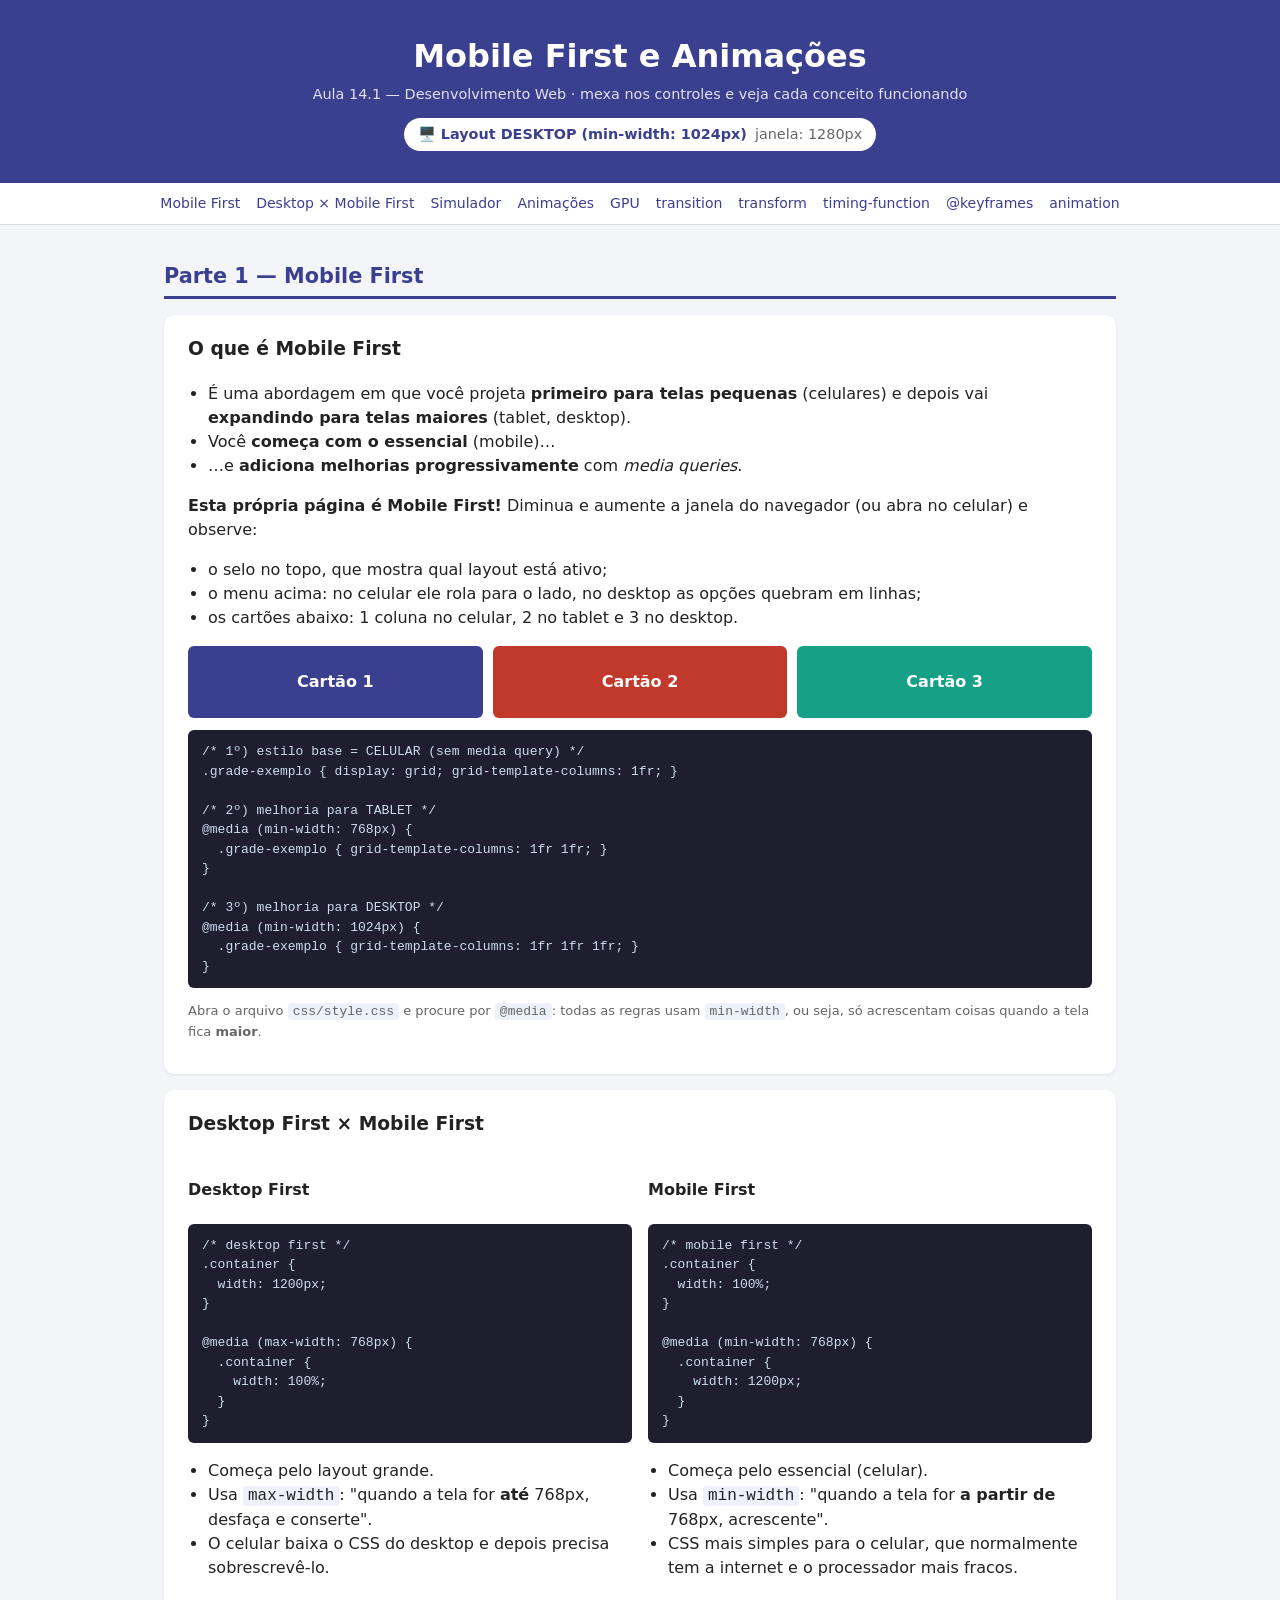
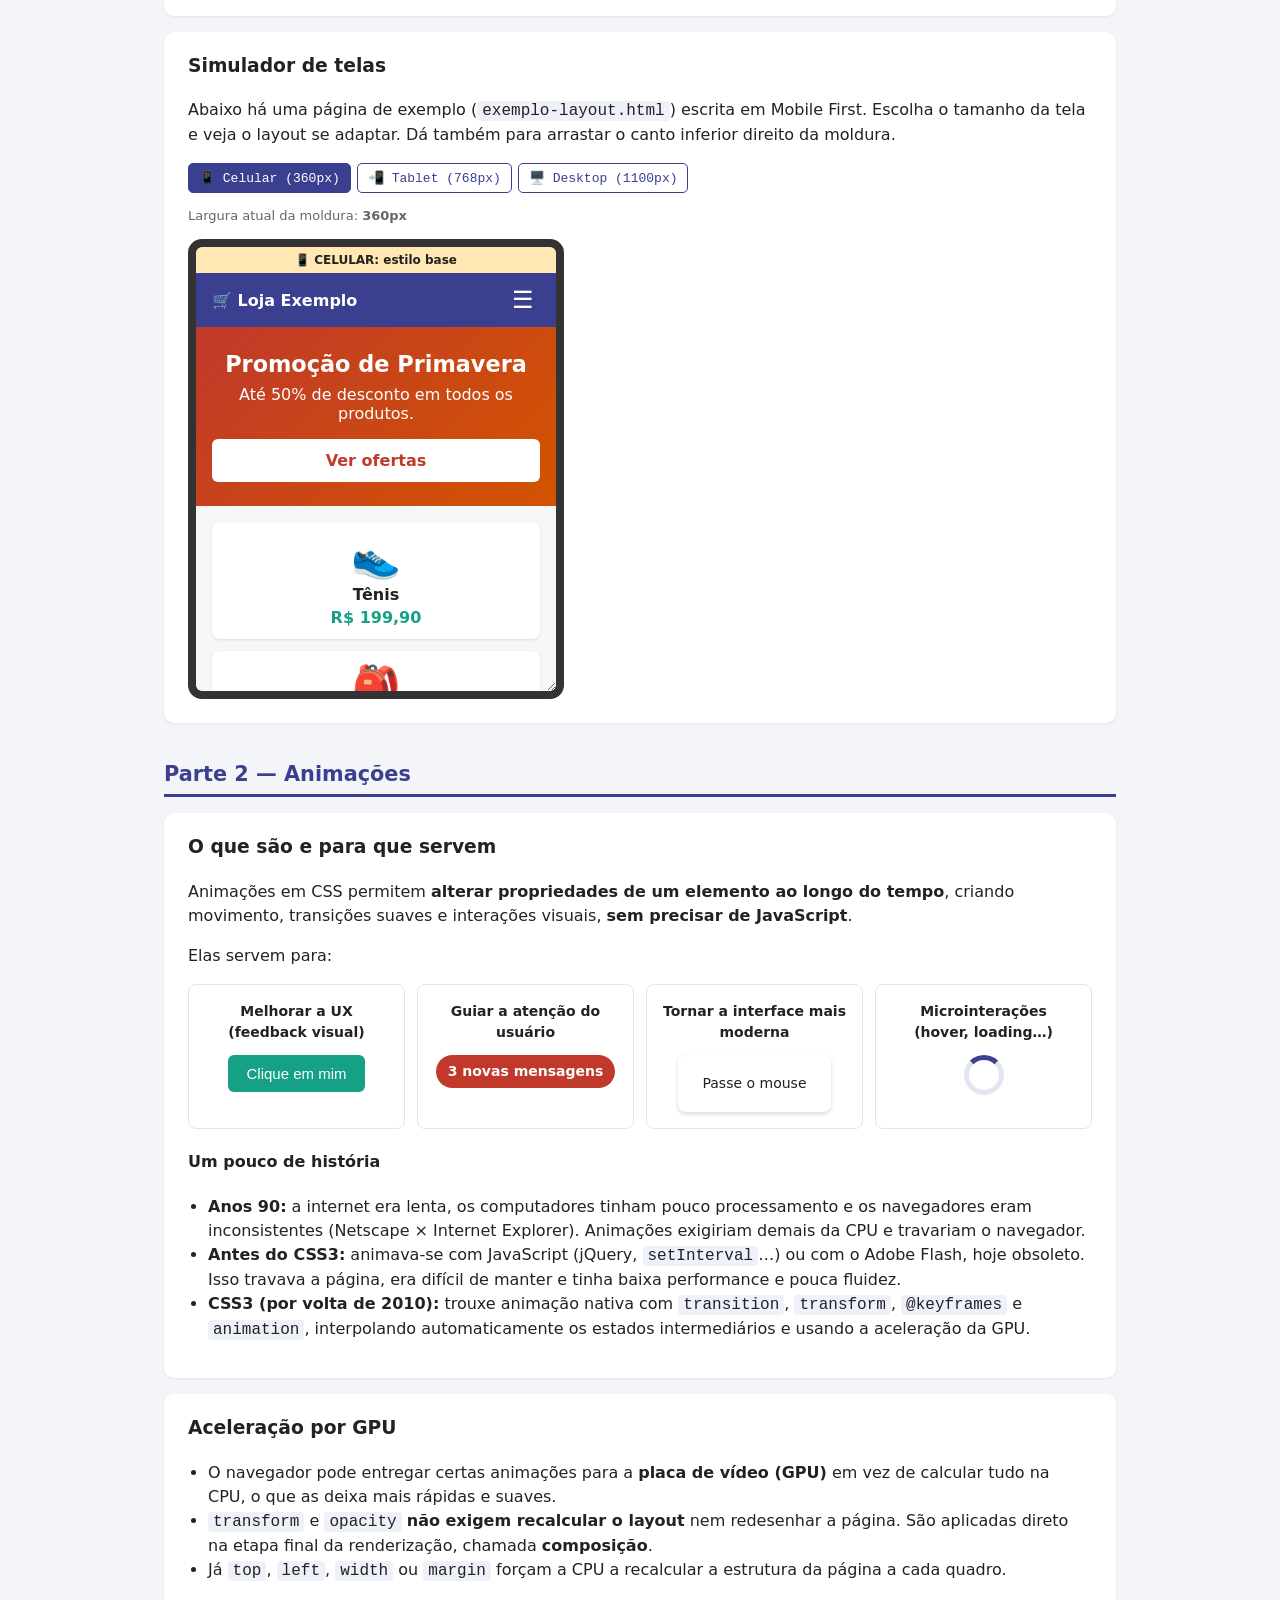
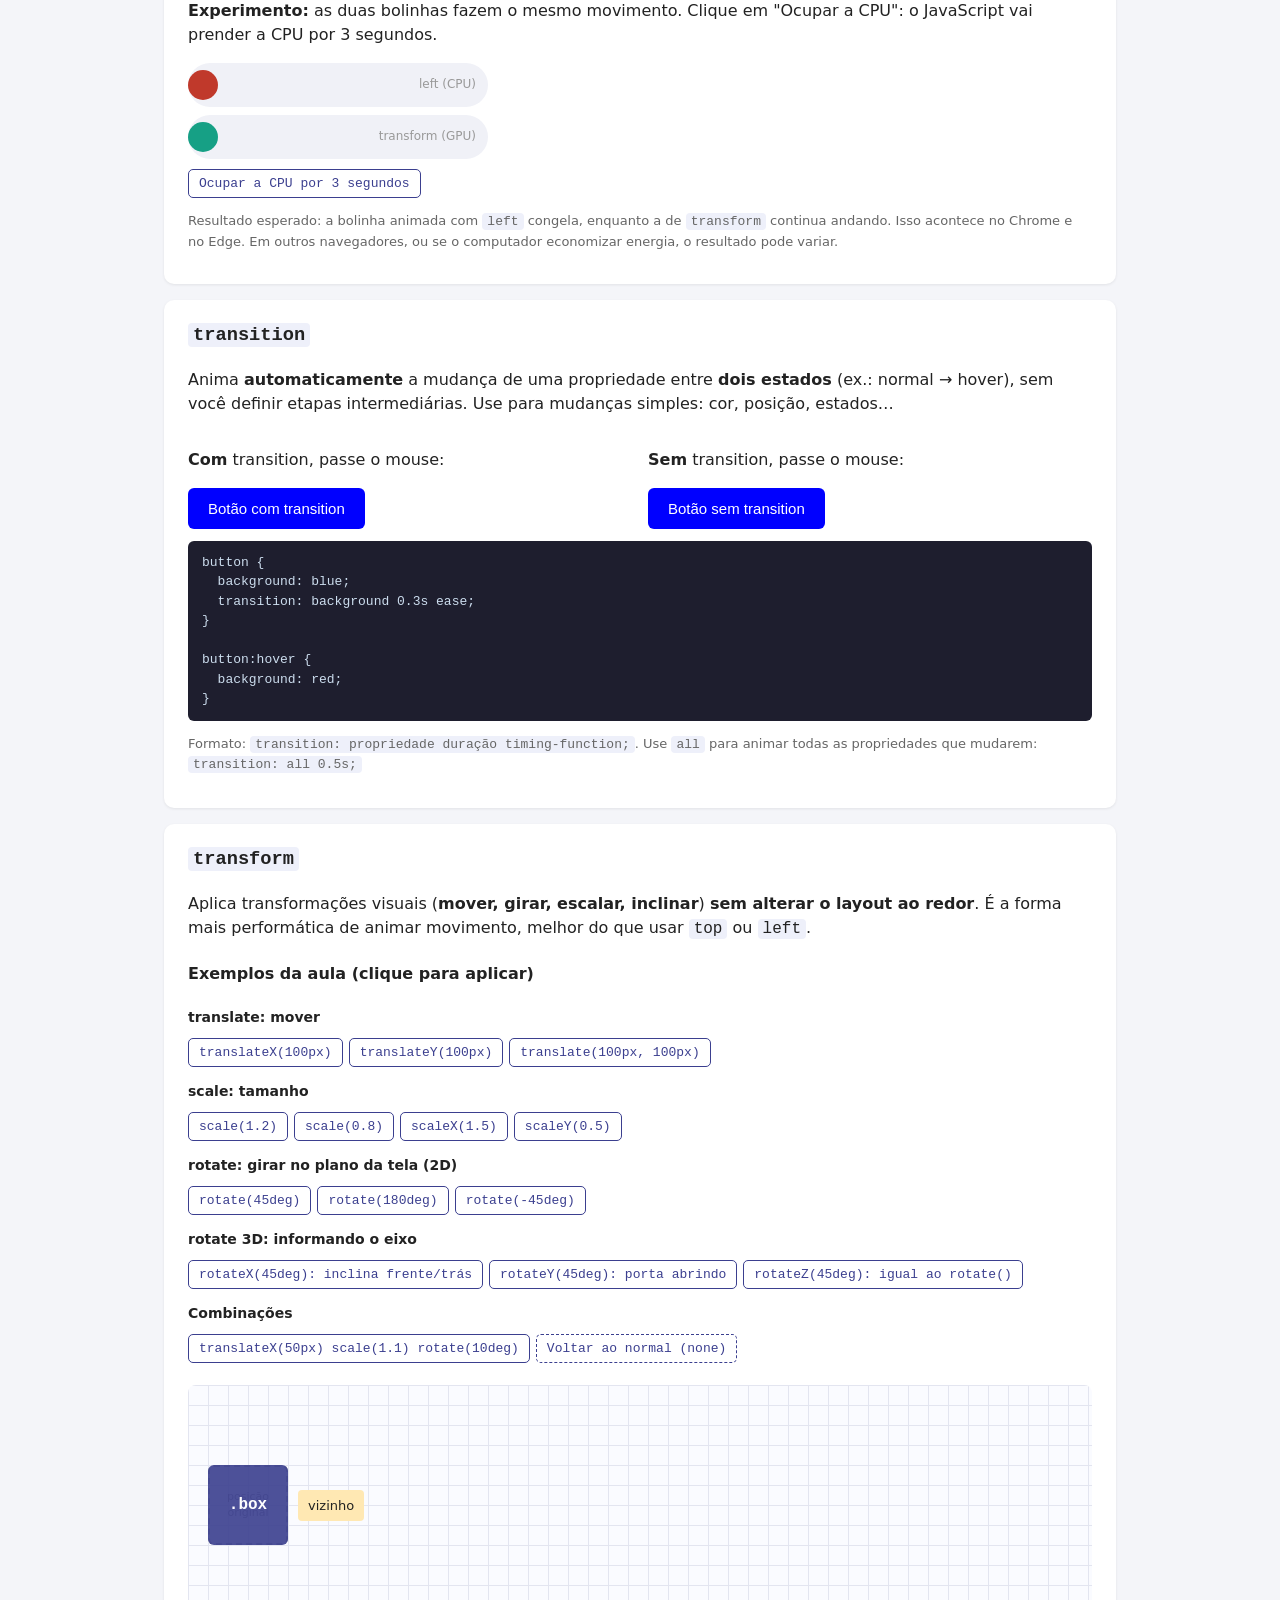
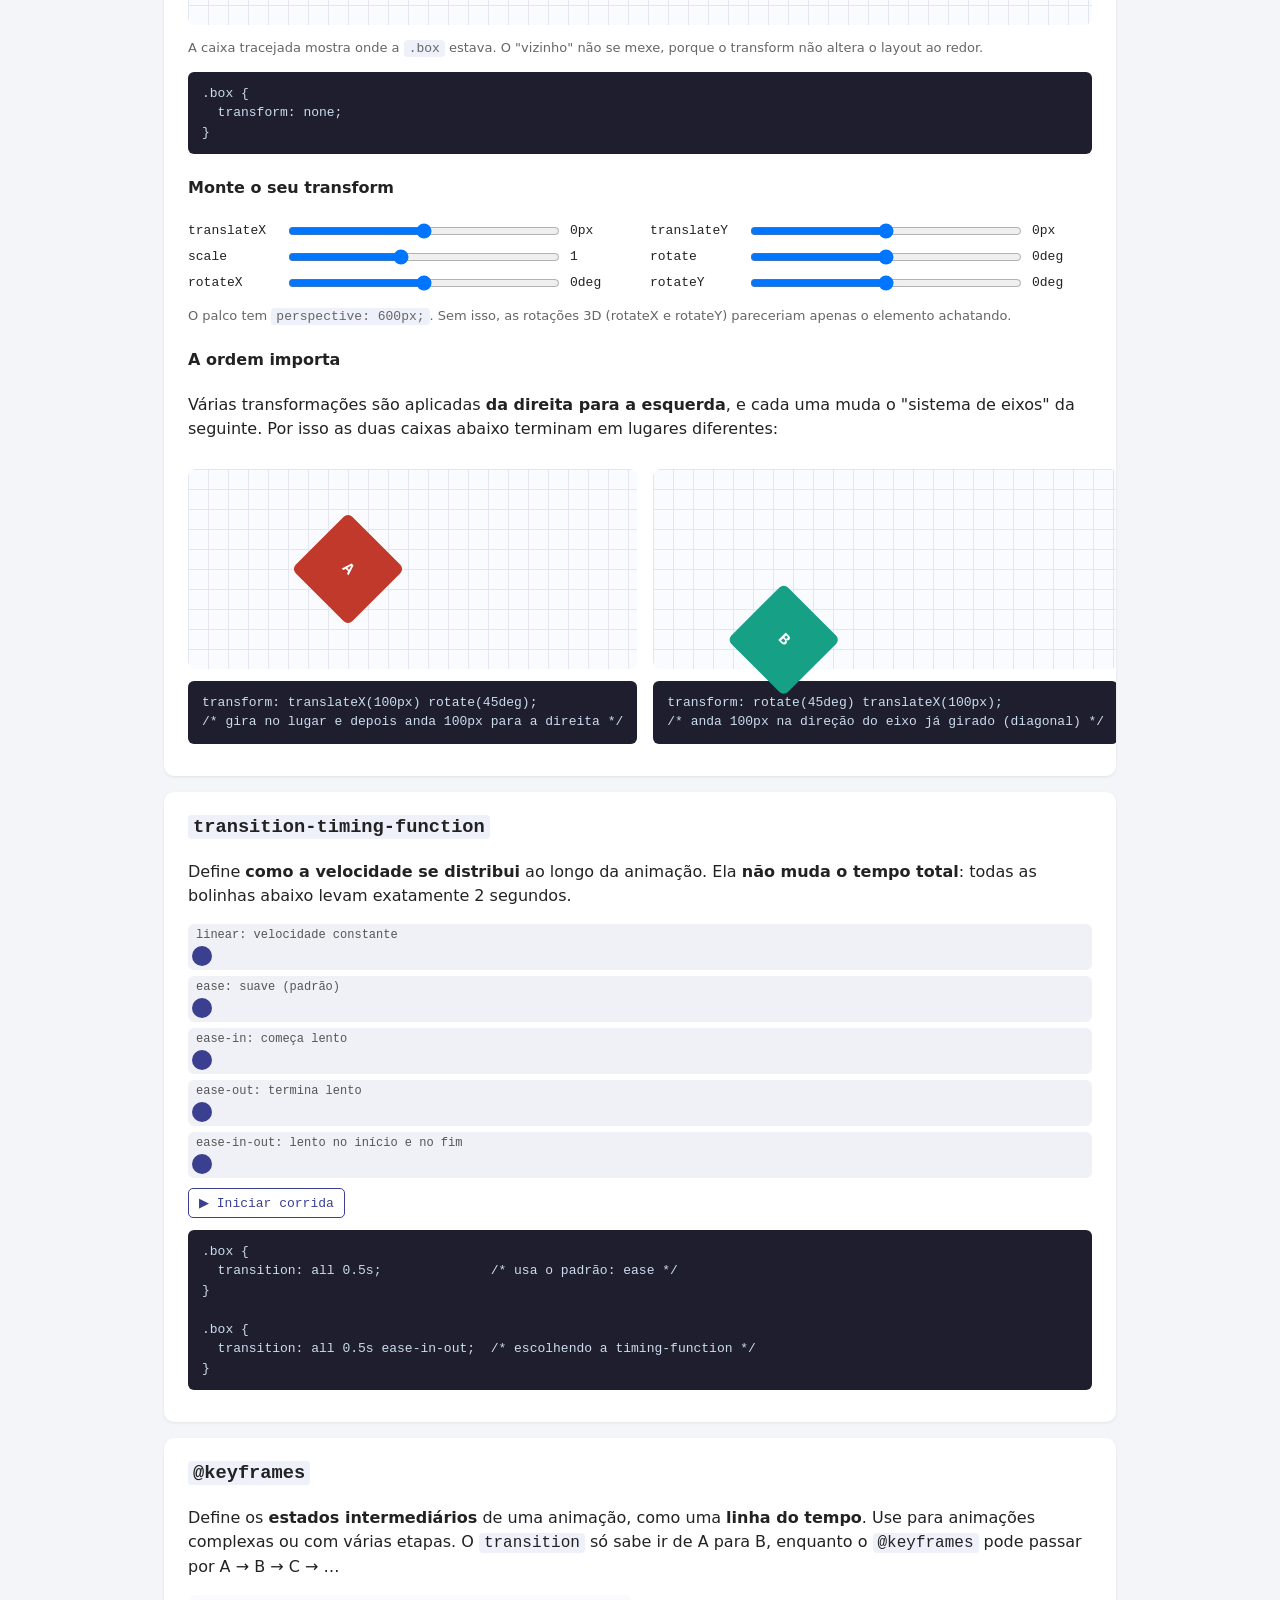
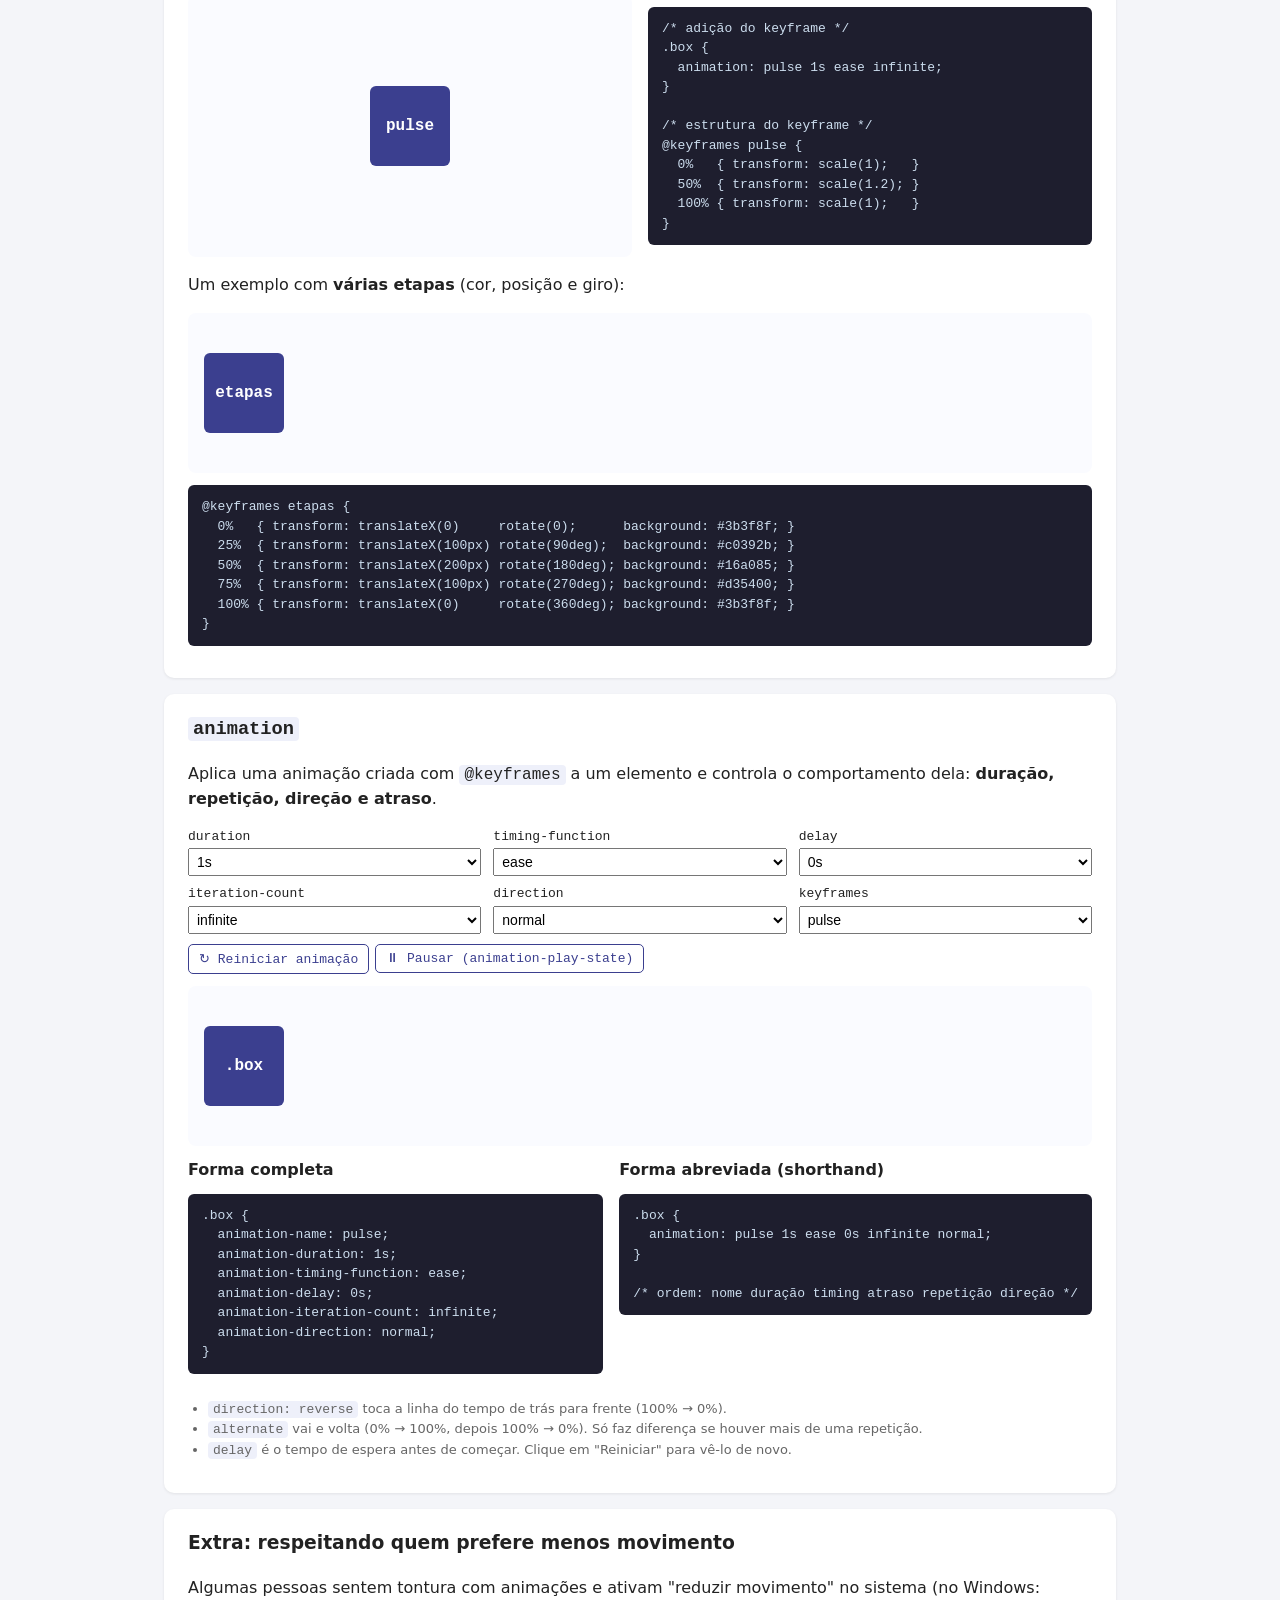
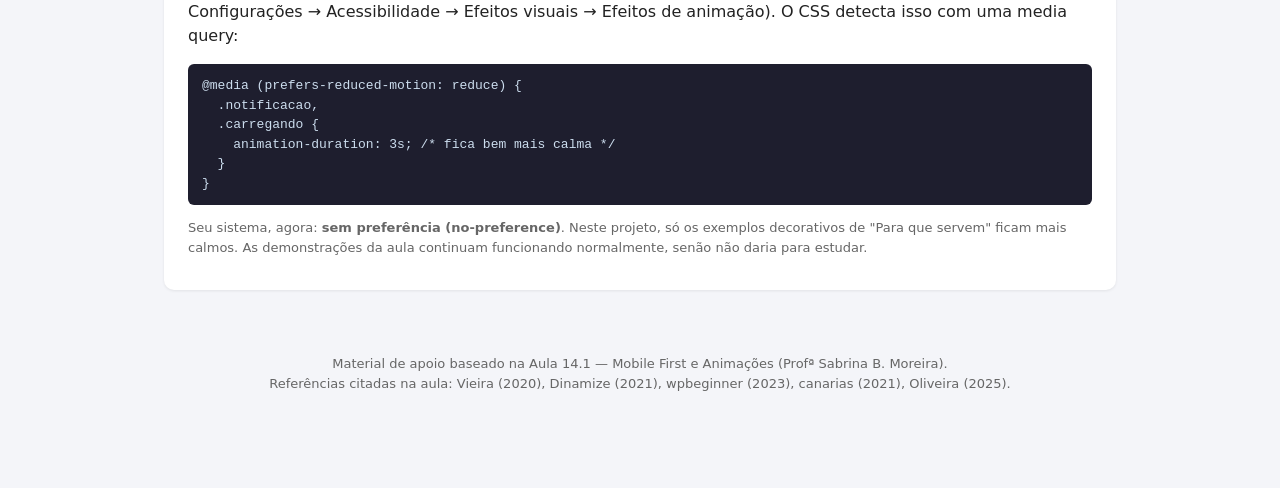
<file: index.html>
<!DOCTYPE html>
<html lang="pt-BR">
<head>
<meta charset="UTF-8">
<!-- Sem esta linha o celular "finge" ser um desktop e as media queries não funcionam -->
<meta name="viewport" content="width=device-width, initial-scale=1.0">
<title>Mobile First e Animações</title>
<link rel="stylesheet" href="css/style.css">
<link rel="stylesheet" href="css/animacoes.css">
<script src="js/script.js" defer></script>
</head>
<body>

<header class="topo">
  <h1>Mobile First e Animações</h1>
  <p>Aula 14.1 — Desenvolvimento Web · mexa nos controles e veja cada conceito funcionando</p>
  <!-- O texto deste selo é trocado só pelo CSS, de acordo com a largura da tela -->
  <div class="selo-tela">
    <span class="selo-tela__tipo"></span>
    <span id="largura-tela"></span>
  </div>
</header>

<nav class="menu">
  <a href="#mf-oque">Mobile First</a>
  <a href="#mf-comparacao">Desktop × Mobile First</a>
  <a href="#mf-pratica">Simulador</a>
  <a href="#an-oque">Animações</a>
  <a href="#an-gpu">GPU</a>
  <a href="#an-transition">transition</a>
  <a href="#an-transform">transform</a>
  <a href="#an-timing">timing-function</a>
  <a href="#an-keyframes">@keyframes</a>
  <a href="#an-animation">animation</a>
</nav>

<main class="conteudo">

<!-- ====================================================== -->
<h2 class="parte">Parte 1 — Mobile First</h2>

<section id="mf-oque" class="cartao">
  <h3>O que é Mobile First</h3>
  <ul class="lista">
    <li>É uma abordagem em que você projeta <strong>primeiro para telas pequenas</strong> (celulares) e depois vai <strong>expandindo para telas maiores</strong> (tablet, desktop).</li>
    <li>Você <strong>começa com o essencial</strong> (mobile)…</li>
    <li>…e <strong>adiciona melhorias progressivamente</strong> com <em>media queries</em>.</li>
  </ul>

  <p><strong>Esta própria página é Mobile First!</strong> Diminua e aumente a janela do navegador (ou abra no celular) e observe:</p>
  <ul class="lista">
    <li>o selo no topo, que mostra qual layout está ativo;</li>
    <li>o menu acima: no celular ele rola para o lado, no desktop as opções quebram em linhas;</li>
    <li>os cartões abaixo: 1 coluna no celular, 2 no tablet e 3 no desktop.</li>
  </ul>

  <div class="grade-exemplo">
    <div class="mini-cartao">Cartão 1</div>
    <div class="mini-cartao">Cartão 2</div>
    <div class="mini-cartao">Cartão 3</div>
  </div>

  <pre class="codigo"><code>/* 1º) estilo base = CELULAR (sem media query) */
.grade-exemplo { display: grid; grid-template-columns: 1fr; }

/* 2º) melhoria para TABLET */
@media (min-width: 768px) {
  .grade-exemplo { grid-template-columns: 1fr 1fr; }
}

/* 3º) melhoria para DESKTOP */
@media (min-width: 1024px) {
  .grade-exemplo { grid-template-columns: 1fr 1fr 1fr; }
}</code></pre>
  <p class="nota">Abra o arquivo <code>css/style.css</code> e procure por <code>@media</code>: todas as regras usam <code>min-width</code>, ou seja, só acrescentam coisas quando a tela fica <strong>maior</strong>.</p>
</section>

<section id="mf-comparacao" class="cartao">
  <h3>Desktop First × Mobile First</h3>
  <div class="duas-colunas">
    <div>
      <h4>Desktop First</h4>
      <pre class="codigo"><code>/* desktop first */
.container {
  width: 1200px;
}

@media (max-width: 768px) {
  .container {
    width: 100%;
  }
}</code></pre>
      <ul class="lista">
        <li>Começa pelo layout grande.</li>
        <li>Usa <code>max-width</code>: "quando a tela for <strong>até</strong> 768px, desfaça e conserte".</li>
        <li>O celular baixa o CSS do desktop e depois precisa sobrescrevê-lo.</li>
      </ul>
    </div>
    <div>
      <h4>Mobile First</h4>
      <pre class="codigo"><code>/* mobile first */
.container {
  width: 100%;
}

@media (min-width: 768px) {
  .container {
    width: 1200px;
  }
}</code></pre>
      <ul class="lista">
        <li>Começa pelo essencial (celular).</li>
        <li>Usa <code>min-width</code>: "quando a tela for <strong>a partir de</strong> 768px, acrescente".</li>
        <li>CSS mais simples para o celular, que normalmente tem a internet e o processador mais fracos.</li>
      </ul>
    </div>
  </div>
</section>

<section id="mf-pratica" class="cartao">
  <h3>Simulador de telas</h3>
  <p>Abaixo há uma página de exemplo (<code>exemplo-layout.html</code>) escrita em Mobile First. Escolha o tamanho da tela e veja o layout se adaptar. Dá também para arrastar o canto inferior direito da moldura.</p>
  <div class="controles" id="botoes-simulador">
    <button data-largura="360" class="ativo">📱 Celular (360px)</button>
    <button data-largura="768">📲 Tablet (768px)</button>
    <button data-largura="1100">🖥️ Desktop (1100px)</button>
  </div>
  <p class="nota">Largura atual da moldura: <strong id="largura-moldura">360px</strong></p>
  <div class="moldura-rolagem">
    <div class="moldura" id="moldura">
      <iframe src="exemplo-layout.html" title="Página de exemplo em Mobile First"></iframe>
    </div>
  </div>
</section>

<!-- ====================================================== -->
<h2 class="parte">Parte 2 — Animações</h2>

<section id="an-oque" class="cartao">
  <h3>O que são e para que servem</h3>
  <p>Animações em CSS permitem <strong>alterar propriedades de um elemento ao longo do tempo</strong>, criando movimento, transições suaves e interações visuais, <strong>sem precisar de JavaScript</strong>.</p>
  <p>Elas servem para:</p>
  <div class="usos">
    <div class="uso">
      <strong>Melhorar a UX (feedback visual)</strong>
      <button class="botao-feedback">Clique em mim</button>
    </div>
    <div class="uso">
      <strong>Guiar a atenção do usuário</strong>
      <span class="notificacao">3 novas mensagens</span>
    </div>
    <div class="uso">
      <strong>Tornar a interface mais moderna</strong>
      <div class="cartao-flutuante">Passe o mouse</div>
    </div>
    <div class="uso">
      <strong>Microinterações (hover, loading…)</strong>
      <div class="carregando" aria-label="Carregando"></div>
    </div>
  </div>

  <h4>Um pouco de história</h4>
  <ul class="lista">
    <li><strong>Anos 90:</strong> a internet era lenta, os computadores tinham pouco processamento e os navegadores eram inconsistentes (Netscape × Internet Explorer). Animações exigiriam demais da CPU e travariam o navegador.</li>
    <li><strong>Antes do CSS3:</strong> animava-se com JavaScript (jQuery, <code>setInterval</code>…) ou com o Adobe Flash, hoje obsoleto. Isso travava a página, era difícil de manter e tinha baixa performance e pouca fluidez.</li>
    <li><strong>CSS3 (por volta de 2010):</strong> trouxe animação nativa com <code>transition</code>, <code>transform</code>, <code>@keyframes</code> e <code>animation</code>, interpolando automaticamente os estados intermediários e usando a aceleração da GPU.</li>
  </ul>
</section>

<section id="an-gpu" class="cartao">
  <h3>Aceleração por GPU</h3>
  <ul class="lista">
    <li>O navegador pode entregar certas animações para a <strong>placa de vídeo (GPU)</strong> em vez de calcular tudo na CPU, o que as deixa mais rápidas e suaves.</li>
    <li><code>transform</code> e <code>opacity</code> <strong>não exigem recalcular o layout</strong> nem redesenhar a página. São aplicadas direto na etapa final da renderização, chamada <strong>composição</strong>.</li>
    <li>Já <code>top</code>, <code>left</code>, <code>width</code> ou <code>margin</code> forçam a CPU a recalcular a estrutura da página a cada quadro.</li>
  </ul>
  <p><strong>Experimento:</strong> as duas bolinhas fazem o mesmo movimento. Clique em "Ocupar a CPU": o JavaScript vai prender a CPU por 3 segundos.</p>
  <div class="pista-gpu">
    <span class="rotulo-pista">left (CPU)</span>
    <div class="bolinha bolinha--left"></div>
  </div>
  <div class="pista-gpu">
    <span class="rotulo-pista">transform (GPU)</span>
    <div class="bolinha bolinha--transform"></div>
  </div>
  <div class="controles">
    <button id="ocupar-cpu">Ocupar a CPU por 3 segundos</button>
    <span id="status-cpu" class="nota"></span>
  </div>
  <p class="nota">Resultado esperado: a bolinha animada com <code>left</code> congela, enquanto a de <code>transform</code> continua andando. Isso acontece no Chrome e no Edge. Em outros navegadores, ou se o computador economizar energia, o resultado pode variar.</p>
</section>

<section id="an-transition" class="cartao">
  <h3><code>transition</code></h3>
  <p>Anima <strong>automaticamente</strong> a mudança de uma propriedade entre <strong>dois estados</strong> (ex.: normal → hover), sem você definir etapas intermediárias. Use para mudanças simples: cor, posição, estados…</p>
  <div class="duas-colunas">
    <div>
      <p><strong>Com</strong> transition, passe o mouse:</p>
      <button class="botao-transicao">Botão com transition</button>
    </div>
    <div>
      <p><strong>Sem</strong> transition, passe o mouse:</p>
      <button class="botao-transicao botao-transicao--sem">Botão sem transition</button>
    </div>
  </div>
  <pre class="codigo"><code>button {
  background: blue;
  transition: background 0.3s ease;
}

button:hover {
  background: red;
}</code></pre>
  <p class="nota">Formato: <code>transition: propriedade duração timing-function;</code>. Use <code>all</code> para animar todas as propriedades que mudarem: <code>transition: all 0.5s;</code></p>
</section>

<section id="an-transform" class="cartao">
  <h3><code>transform</code></h3>
  <p>Aplica transformações visuais (<strong>mover, girar, escalar, inclinar</strong>) <strong>sem alterar o layout ao redor</strong>. É a forma mais performática de animar movimento, melhor do que usar <code>top</code> ou <code>left</code>.</p>

  <h4>Exemplos da aula (clique para aplicar)</h4>
  <div class="grupos-preset">
    <div>
      <strong>translate: mover</strong>
      <div class="controles">
        <button data-transform="translateX(100px)">translateX(100px)</button>
        <button data-transform="translateY(100px)">translateY(100px)</button>
        <button data-transform="translate(100px, 100px)">translate(100px, 100px)</button>
      </div>
    </div>
    <div>
      <strong>scale: tamanho</strong>
      <div class="controles">
        <button data-transform="scale(1.2)">scale(1.2)</button>
        <button data-transform="scale(0.8)">scale(0.8)</button>
        <button data-transform="scaleX(1.5)">scaleX(1.5)</button>
        <button data-transform="scaleY(0.5)">scaleY(0.5)</button>
      </div>
    </div>
    <div>
      <strong>rotate: girar no plano da tela (2D)</strong>
      <div class="controles">
        <button data-transform="rotate(45deg)">rotate(45deg)</button>
        <button data-transform="rotate(180deg)">rotate(180deg)</button>
        <button data-transform="rotate(-45deg)">rotate(-45deg)</button>
      </div>
    </div>
    <div>
      <strong>rotate 3D: informando o eixo</strong>
      <div class="controles">
        <button data-transform="rotateX(45deg)">rotateX(45deg): inclina frente/trás</button>
        <button data-transform="rotateY(45deg)">rotateY(45deg): porta abrindo</button>
        <button data-transform="rotateZ(45deg)">rotateZ(45deg): igual ao rotate()</button>
      </div>
    </div>
    <div>
      <strong>Combinações</strong>
      <div class="controles">
        <button data-transform="translateX(50px) scale(1.1) rotate(10deg)">translateX(50px) scale(1.1) rotate(10deg)</button>
        <button data-transform="none" class="botao-neutro">Voltar ao normal (none)</button>
      </div>
    </div>
  </div>

  <div class="palco">
    <div class="caixa-fantasma">posição original</div>
    <div class="caixa" id="caixa-transform">.box</div>
    <span class="vizinho">vizinho</span>
  </div>
  <p class="nota">A caixa tracejada mostra onde a <code>.box</code> estava. O "vizinho" não se mexe, porque o transform não altera o layout ao redor.</p>
  <pre class="codigo"><code id="codigo-transform">.box {
  transform: none;
}</code></pre>

  <h4>Monte o seu transform</h4>
  <div class="controles-deslizantes">
    <label>translateX <input type="range" data-fn="translateX" data-un="px" min="-150" max="150" value="0"><output>0px</output></label>
    <label>translateY <input type="range" data-fn="translateY" data-un="px" min="-80" max="80" value="0"><output>0px</output></label>
    <label>scale <input type="range" data-fn="scale" data-un="" min="0.3" max="2" step="0.1" value="1"><output>1</output></label>
    <label>rotate <input type="range" data-fn="rotate" data-un="deg" min="-180" max="180" value="0"><output>0deg</output></label>
    <label>rotateX <input type="range" data-fn="rotateX" data-un="deg" min="-180" max="180" value="0"><output>0deg</output></label>
    <label>rotateY <input type="range" data-fn="rotateY" data-un="deg" min="-180" max="180" value="0"><output>0deg</output></label>
  </div>
  <p class="nota">O palco tem <code>perspective: 600px;</code>. Sem isso, as rotações 3D (rotateX e rotateY) pareceriam apenas o elemento achatando.</p>

  <h4>A ordem importa</h4>
  <p>Várias transformações são aplicadas <strong>da direita para a esquerda</strong>, e cada uma muda o "sistema de eixos" da seguinte. Por isso as duas caixas abaixo terminam em lugares diferentes:</p>
  <div class="duas-colunas">
    <div>
      <div class="palco palco--baixo"><div class="caixa caixa--ordem-a">A</div></div>
      <pre class="codigo"><code>transform: translateX(100px) rotate(45deg);
/* gira no lugar e depois anda 100px para a direita */</code></pre>
    </div>
    <div>
      <div class="palco palco--baixo"><div class="caixa caixa--ordem-b">B</div></div>
      <pre class="codigo"><code>transform: rotate(45deg) translateX(100px);
/* anda 100px na direção do eixo já girado (diagonal) */</code></pre>
    </div>
  </div>
</section>

<section id="an-timing" class="cartao">
  <h3><code>transition-timing-function</code></h3>
  <p>Define <strong>como a velocidade se distribui</strong> ao longo da animação. Ela <strong>não muda o tempo total</strong>: todas as bolinhas abaixo levam exatamente 2 segundos.</p>
  <div class="corrida">
    <div class="raia"><span>linear: velocidade constante</span><div class="corredor" style="transition-timing-function: linear"></div></div>
    <div class="raia"><span>ease: suave (padrão)</span><div class="corredor" style="transition-timing-function: ease"></div></div>
    <div class="raia"><span>ease-in: começa lento</span><div class="corredor" style="transition-timing-function: ease-in"></div></div>
    <div class="raia"><span>ease-out: termina lento</span><div class="corredor" style="transition-timing-function: ease-out"></div></div>
    <div class="raia"><span>ease-in-out: lento no início e no fim</span><div class="corredor" style="transition-timing-function: ease-in-out"></div></div>
  </div>
  <div class="controles">
    <button id="iniciar-corrida">▶ Iniciar corrida</button>
  </div>
  <pre class="codigo"><code>.box {
  transition: all 0.5s;              /* usa o padrão: ease */
}

.box {
  transition: all 0.5s ease-in-out;  /* escolhendo a timing-function */
}</code></pre>
</section>

<section id="an-keyframes" class="cartao">
  <h3><code>@keyframes</code></h3>
  <p>Define os <strong>estados intermediários</strong> de uma animação, como uma <strong>linha do tempo</strong>. Use para animações complexas ou com várias etapas. O <code>transition</code> só sabe ir de A para B, enquanto o <code>@keyframes</code> pode passar por A → B → C → …</p>
  <div class="duas-colunas">
    <div class="vitrine">
      <div class="caixa caixa--pulse">pulse</div>
    </div>
    <pre class="codigo"><code>/* adição do keyframe */
.box {
  animation: pulse 1s ease infinite;
}

/* estrutura do keyframe */
@keyframes pulse {
  0%   { transform: scale(1);   }
  50%  { transform: scale(1.2); }
  100% { transform: scale(1);   }
}</code></pre>
  </div>
  <p>Um exemplo com <strong>várias etapas</strong> (cor, posição e giro):</p>
  <div class="vitrine vitrine--larga">
    <div class="caixa caixa--etapas">etapas</div>
  </div>
  <pre class="codigo"><code>@keyframes etapas {
  0%   { transform: translateX(0)     rotate(0);      background: #3b3f8f; }
  25%  { transform: translateX(100px) rotate(90deg);  background: #c0392b; }
  50%  { transform: translateX(200px) rotate(180deg); background: #16a085; }
  75%  { transform: translateX(100px) rotate(270deg); background: #d35400; }
  100% { transform: translateX(0)     rotate(360deg); background: #3b3f8f; }
}</code></pre>
</section>

<section id="an-animation" class="cartao">
  <h3><code>animation</code></h3>
  <p>Aplica uma animação criada com <code>@keyframes</code> a um elemento e controla o comportamento dela: <strong>duração, repetição, direção e atraso</strong>.</p>

  <div class="controles-animacao">
    <label>duration
      <select id="an-duration">
        <option>0.5s</option><option selected>1s</option><option>2s</option><option>4s</option>
      </select>
    </label>
    <label>timing-function
      <select id="an-timing-fn">
        <option>linear</option><option selected>ease</option><option>ease-in</option><option>ease-out</option><option>ease-in-out</option>
      </select>
    </label>
    <label>delay
      <select id="an-delay">
        <option selected>0s</option><option>1s</option><option>2s</option>
      </select>
    </label>
    <label>iteration-count
      <select id="an-iteration">
        <option>1</option><option>3</option><option selected>infinite</option>
      </select>
    </label>
    <label>direction
      <select id="an-direction">
        <option selected>normal</option><option>reverse</option><option>alternate</option><option>alternate-reverse</option>
      </select>
    </label>
    <label>keyframes
      <select id="an-name">
        <option selected>pulse</option><option>vai-e-volta</option><option>girar</option>
      </select>
    </label>
  </div>
  <div class="controles">
    <button id="an-reiniciar">↻ Reiniciar animação</button>
    <button id="an-pausar">⏸ Pausar (animation-play-state)</button>
  </div>

  <div class="vitrine vitrine--larga">
    <div class="caixa" id="caixa-animation">.box</div>
  </div>

  <div class="duas-colunas">
    <div>
      <strong>Forma completa</strong>
      <pre class="codigo"><code id="codigo-animation-longo"></code></pre>
    </div>
    <div>
      <strong>Forma abreviada (shorthand)</strong>
      <pre class="codigo"><code id="codigo-animation-curto"></code></pre>
    </div>
  </div>
  <ul class="lista nota">
    <li><code>direction: reverse</code> toca a linha do tempo de trás para frente (100% → 0%).</li>
    <li><code>alternate</code> vai e volta (0% → 100%, depois 100% → 0%). Só faz diferença se houver mais de uma repetição.</li>
    <li><code>delay</code> é o tempo de espera antes de começar. Clique em "Reiniciar" para vê-lo de novo.</li>
  </ul>
</section>

<section class="cartao">
  <h3>Extra: respeitando quem prefere menos movimento</h3>
  <p>Algumas pessoas sentem tontura com animações e ativam "reduzir movimento" no sistema (no Windows: Configurações → Acessibilidade → Efeitos visuais → Efeitos de animação). O CSS detecta isso com uma media query:</p>
  <pre class="codigo"><code>@media (prefers-reduced-motion: reduce) {
  .notificacao,
  .carregando {
    animation-duration: 3s; /* fica bem mais calma */
  }
}</code></pre>
  <p class="nota">Seu sistema, agora: <strong id="status-movimento"></strong>. Neste projeto, só os exemplos decorativos de "Para que servem" ficam mais calmos. As demonstrações da aula continuam funcionando normalmente, senão não daria para estudar.</p>
</section>

</main>

<footer class="rodape">
  Material de apoio baseado na Aula 14.1 — Mobile First e Animações (Profª Sabrina B. Moreira).<br>
  Referências citadas na aula: Vieira (2020), Dinamize (2021), wpbeginner (2023), canarias (2021), Oliveira (2025).
</footer>

</body>
</html>
</file>
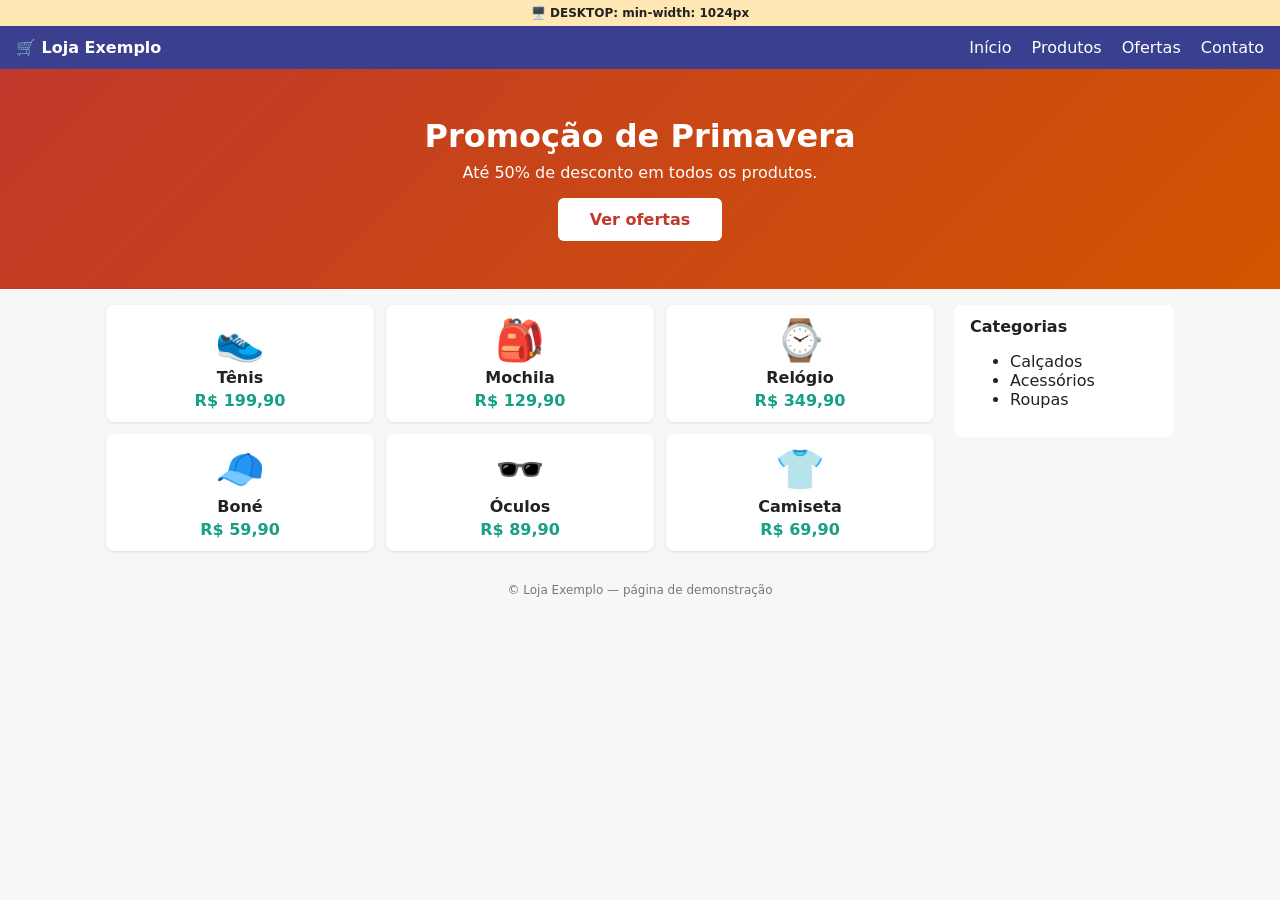
<file: exemplo-layout.html>
<!DOCTYPE html>
<html lang="pt-BR">
<head>
<meta charset="UTF-8">
<meta name="viewport" content="width=device-width, initial-scale=1.0">
<title>Loja Exemplo</title>
<link rel="stylesheet" href="css/exemplo-layout.css">
<script src="js/exemplo-layout.js" defer></script>
</head>
<body>

<p class="aviso-layout"></p>

<header class="cabecalho">
  <strong class="logo">🛒 Loja Exemplo</strong>
  <!-- O botão ☰ só aparece no celular -->
  <button class="botao-menu" id="botao-menu" aria-expanded="false" aria-controls="navegacao">☰</button>
  <nav class="navegacao" id="navegacao">
    <a href="#">Início</a>
    <a href="#">Produtos</a>
    <a href="#">Ofertas</a>
    <a href="#">Contato</a>
  </nav>
</header>

<section class="destaque">
  <h1>Promoção de Primavera</h1>
  <p>Até 50% de desconto em todos os produtos.</p>
  <a href="#" class="botao">Ver ofertas</a>
</section>

<div class="area-principal">
  <main class="produtos">
    <article class="produto"><div class="foto">👟</div><h2>Tênis</h2><p>R$ 199,90</p></article>
    <article class="produto"><div class="foto">🎒</div><h2>Mochila</h2><p>R$ 129,90</p></article>
    <article class="produto"><div class="foto">⌚</div><h2>Relógio</h2><p>R$ 349,90</p></article>
    <article class="produto"><div class="foto">🧢</div><h2>Boné</h2><p>R$ 59,90</p></article>
    <article class="produto"><div class="foto">🕶️</div><h2>Óculos</h2><p>R$ 89,90</p></article>
    <article class="produto"><div class="foto">👕</div><h2>Camiseta</h2><p>R$ 69,90</p></article>
  </main>

  <!-- A barra lateral é um "extra": só aparece quando há espaço (desktop) -->
  <aside class="lateral">
    <h2>Categorias</h2>
    <ul>
      <li>Calçados</li>
      <li>Acessórios</li>
      <li>Roupas</li>
    </ul>
  </aside>
</div>

<footer class="rodape">© Loja Exemplo — página de demonstração</footer>

</body>
</html>
</file>
<file: css/style.css>
/* =========================================================
   style.css — estrutura geral da página, escrita em MOBILE FIRST

   Como ler este arquivo:
   1) Primeiro vêm os estilos BASE, sem media query.
      Eles valem para o celular (e para todas as telas).
   2) No final ficam as media queries com min-width,
      que só ACRESCENTAM melhorias para telas maiores.
   ========================================================= */

:root {
  --cor-principal: #3b3f8f;
  --cor-fundo: #f4f5f9;
  --cor-cartao: #fff;
  --cor-texto: #222;
  --cor-suave: #666;
  --cor-codigo-fundo: #1e1e2e;
  --cor-codigo-texto: #cde;
}

* { box-sizing: border-box; }

body {
  margin: 0;
  font-family: system-ui, -apple-system, "Segoe UI", Roboto, sans-serif;
  font-size: 15px;
  line-height: 1.5;
  background: var(--cor-fundo);
  color: var(--cor-texto);
}

/* ---------- Topo ---------- */
.topo {
  background: var(--cor-principal);
  color: #fff;
  padding: 24px 16px;
  text-align: center;
}
.topo h1 { margin: 0 0 4px; font-size: 1.5rem; }
.topo p { margin: 0; opacity: .85; font-size: .9rem; }

/* Selo que mostra qual layout está ativo.
   O texto vem do "content" e muda nas media queries do final. */
.selo-tela {
  display: inline-flex;
  gap: 8px;
  margin-top: 12px;
  padding: 6px 14px;
  border-radius: 20px;
  background: #fff;
  color: var(--cor-principal);
  font-weight: 700;
  font-size: .9rem;
}
.selo-tela__tipo::before { content: "📱 Layout CELULAR (base, sem media query)"; }
#largura-tela { font-weight: 400; color: var(--cor-suave); }

/* ---------- Menu ----------
   Celular: uma linha só que rola para o lado (economiza altura). */
.menu {
  position: sticky;
  top: 0;
  z-index: 10;
  display: flex;
  gap: 16px;
  overflow-x: auto;
  white-space: nowrap;
  padding: 10px 16px;
  background: #fff;
  border-bottom: 1px solid #ddd;
  font-size: 14px;
}
.menu a { color: var(--cor-principal); text-decoration: none; }
.menu a:hover { text-decoration: underline; }

/* ---------- Conteúdo ---------- */
.conteudo {
  padding: 0 12px 16px;
}

.parte {
  margin: 36px 0 8px;
  padding-bottom: 4px;
  border-bottom: 3px solid var(--cor-principal);
  color: var(--cor-principal);
  font-size: 1.3rem;
}

.cartao {
  background: var(--cor-cartao);
  border-radius: 10px;
  padding: 16px;
  margin: 16px 0;
  box-shadow: 0 1px 3px rgba(0, 0, 0, .08);
  /* evita que um elemento largo crie rolagem lateral na página toda */
  overflow: hidden;
}
.cartao h3 { margin-top: 0; }

.lista { padding-left: 20px; }
.nota { font-size: 13px; color: var(--cor-suave); }

code {
  background: #eef0fa;
  padding: 1px 5px;
  border-radius: 4px;
  font-family: Consolas, "Courier New", monospace;
}

.codigo {
  background: var(--cor-codigo-fundo);
  color: var(--cor-codigo-texto);
  padding: 12px 14px;
  border-radius: 6px;
  overflow-x: auto;
  font-size: 13px;
  margin: 12px 0;
}
.codigo code { background: none; padding: 0; color: inherit; }

/* Celular: tudo em uma coluna só */
.duas-colunas {
  display: grid;
  grid-template-columns: 1fr;
  gap: 16px;
}

/* ---------- Grade de exemplo (1 → 2 → 3 colunas) ---------- */
.grade-exemplo {
  display: grid;
  grid-template-columns: 1fr;
  gap: 10px;
  margin: 12px 0;
}
.mini-cartao {
  background: var(--cor-principal);
  color: #fff;
  padding: 24px 12px;
  border-radius: 6px;
  text-align: center;
  font-weight: 700;
}
.mini-cartao:nth-child(2) { background: #c0392b; }
.mini-cartao:nth-child(3) { background: #16a085; }

/* ---------- Botões e controles ---------- */
.controles {
  display: flex;
  flex-wrap: wrap;
  gap: 6px;
  align-items: center;
  margin: 10px 0;
}
.controles button,
#an-reiniciar,
#an-pausar {
  border: 1px solid var(--cor-principal);
  background: #fff;
  color: var(--cor-principal);
  padding: 6px 10px;
  border-radius: 5px;
  cursor: pointer;
  font-family: Consolas, monospace;
  font-size: 13px;
}
.controles button.ativo { background: var(--cor-principal); color: #fff; }
.controles .botao-neutro { border-style: dashed; }

/* ---------- Simulador de telas ---------- */
.moldura-rolagem {
  overflow-x: auto;
  padding-bottom: 4px;
}
.moldura {
  width: 376px; /* 360px de tela + 8px de borda de cada lado */
  height: 460px;
  min-width: 280px;
  resize: horizontal;
  overflow: hidden;
  border: 8px solid #333;
  border-radius: 14px;
  background: #333;
}
.moldura iframe {
  width: 100%;
  height: 100%;
  border: 0;
  background: #fff;
  border-radius: 6px;
}

.rodape {
  text-align: center;
  padding: 24px 16px;
  color: var(--cor-suave);
  font-size: 13px;
}


/* =========================================================
   TABLET: a partir de 768px
   (só ACRESCENTA ou ajusta o que já existe)
   ========================================================= */
@media (min-width: 768px) {
  .selo-tela__tipo::before { content: "📲 Layout TABLET (min-width: 768px)"; }

  .topo { padding: 32px 24px; }
  .topo h1 { font-size: 2rem; }

  /* agora há espaço: o menu quebra em linhas em vez de rolar */
  .menu {
    flex-wrap: wrap;
    justify-content: center;
    overflow-x: visible;
    gap: 6px 16px;
  }

  .conteudo { padding: 0 24px 24px; }
  .cartao { padding: 20px 24px; }

  .grade-exemplo { grid-template-columns: 1fr 1fr; }
  .duas-colunas { grid-template-columns: 1fr 1fr; }
}


/* =========================================================
   DESKTOP: a partir de 1024px
   ========================================================= */
@media (min-width: 1024px) {
  .selo-tela__tipo::before { content: "🖥️ Layout DESKTOP (min-width: 1024px)"; }

  body { font-size: 16px; }

  /* em telas largas, limita a largura para o texto não ficar enorme */
  .conteudo {
    max-width: 1000px;
    margin: 0 auto;
  }

  .grade-exemplo { grid-template-columns: 1fr 1fr 1fr; }
}
</file>
<file: css/animacoes.css>
/* =========================================================
   animacoes.css — todos os exemplos da parte de animações
   (transition, transform, timing-function, @keyframes, animation)
   ========================================================= */

/* ---------- Caixa padrão usada nos exemplos (.box da aula) ---------- */
.caixa {
  width: 80px;
  height: 80px;
  display: flex;
  align-items: center;
  justify-content: center;
  background: #3b3f8f;
  color: #fff;
  font-weight: 700;
  font-family: Consolas, monospace;
  border-radius: 6px;
  flex-shrink: 0;
}


/* =========================================================
   Para que servem (exemplos de uso)
   ========================================================= */
.usos {
  display: grid;
  grid-template-columns: 1fr;
  gap: 12px;
}
.uso {
  display: flex;
  flex-direction: column;
  align-items: center;
  gap: 12px;
  padding: 16px;
  border: 1px solid #e3e5f0;
  border-radius: 8px;
  text-align: center;
  font-size: 14px;
}
@media (min-width: 768px) {
  .usos { grid-template-columns: 1fr 1fr; }
}
@media (min-width: 1024px) {
  .usos { grid-template-columns: repeat(4, 1fr); }
}

/* Feedback visual: o botão "afunda" ao ser clicado */
.botao-feedback {
  padding: 10px 18px;
  border: 0;
  border-radius: 6px;
  background: #16a085;
  color: #fff;
  font-size: 15px;
  cursor: pointer;
  transition: transform .1s ease, background .2s ease;
}
.botao-feedback:hover { background: #12876f; }
.botao-feedback:active { transform: scale(.92); }

/* Guiar a atenção: um selo que "balança" de tempos em tempos */
.notificacao {
  display: inline-block;
  padding: 6px 12px;
  border-radius: 20px;
  background: #c0392b;
  color: #fff;
  font-weight: 700;
  animation: chamar-atencao 2s ease-in-out infinite;
}
@keyframes chamar-atencao {
  0%, 70%, 100% { transform: rotate(0); }
  75% { transform: rotate(-8deg); }
  80% { transform: rotate(8deg); }
  85% { transform: rotate(-6deg); }
  90% { transform: rotate(6deg); }
}

/* Interface moderna: cartão que sobe ao passar o mouse */
.cartao-flutuante {
  padding: 18px 24px;
  border-radius: 8px;
  background: #fff;
  box-shadow: 0 2px 4px rgba(0, 0, 0, .15);
  transition: transform .3s ease, box-shadow .3s ease;
  cursor: default;
}
.cartao-flutuante:hover {
  transform: translateY(-8px);
  box-shadow: 0 12px 20px rgba(0, 0, 0, .2);
}

/* Microinteração: indicador de carregamento */
.carregando {
  width: 40px;
  height: 40px;
  border: 5px solid #e3e5f0;
  border-top-color: #3b3f8f;
  border-radius: 50%;
  animation: girar 1s linear infinite;
}


/* =========================================================
   GPU: left (CPU) × transform (GPU)
   ========================================================= */
.pista-gpu {
  position: relative;
  height: 44px;
  margin: 8px 0;
  max-width: 300px;
  background: #f0f1f7;
  border-radius: 22px;
}
.rotulo-pista {
  position: absolute;
  right: 12px;
  top: 12px;
  font-size: 12px;
  color: #999;
}
.bolinha {
  position: absolute;
  top: 7px;
  left: 0;
  width: 30px;
  height: 30px;
  border-radius: 50%;
}
/* anima "left": o navegador recalcula o layout a cada quadro (CPU) */
.bolinha--left {
  background: #c0392b;
  animation: mover-left 1.5s ease-in-out infinite alternate;
}
/* anima "transform": vai direto para a composição (GPU) */
.bolinha--transform {
  background: #16a085;
  animation: mover-transform 1.5s ease-in-out infinite alternate;
}
@keyframes mover-left {
  from { left: 0; }
  to   { left: 140px; }
}
@keyframes mover-transform {
  from { transform: translateX(0); }
  to   { transform: translateX(140px); }
}


/* =========================================================
   transition
   ========================================================= */
.botao-transicao {
  padding: 12px 20px;
  border: 0;
  border-radius: 6px;
  background: blue;
  color: #fff;
  font-size: 15px;
  cursor: pointer;
  transition: background 0.3s ease;
}
.botao-transicao:hover { background: red; }
.botao-transicao--sem { transition: none; }


/* =========================================================
   transform
   ========================================================= */
.grupos-preset {
  display: grid;
  gap: 4px;
  font-size: 14px;
}

.palco {
  position: relative;
  display: flex;
  align-items: center;
  gap: 10px;
  height: 240px;
  padding-left: 20px;
  margin: 12px 0;
  background:
    linear-gradient(#e3e5f0 1px, transparent 1px) 0 0 / 20px 20px,
    linear-gradient(90deg, #e3e5f0 1px, transparent 1px) 0 0 / 20px 20px,
    #fafbff;
  border-radius: 8px;
  /* dá profundidade às rotações 3D (rotateX / rotateY) */
  perspective: 600px;
}
.palco--baixo { height: 200px; }

.caixa-fantasma {
  position: absolute;
  left: 20px;
  top: calc(50% - 40px);
  width: 80px;
  height: 80px;
  border: 2px dashed #aaa;
  border-radius: 6px;
  display: flex;
  align-items: center;
  justify-content: center;
  text-align: center;
  font-size: 11px;
  color: #999;
}

#caixa-transform {
  position: relative; /* fica por cima da caixa fantasma */
  transition: transform 0.5s ease;
  opacity: .9;
}

.vizinho {
  padding: 6px 10px;
  background: #ffe8b3;
  border-radius: 4px;
  font-size: 13px;
}

.controles-deslizantes {
  display: grid;
  grid-template-columns: 1fr;
  gap: 6px 20px;
  font-family: Consolas, monospace;
  font-size: 13px;
}
.controles-deslizantes label {
  display: grid;
  grid-template-columns: 90px 1fr 60px;
  align-items: center;
  gap: 8px;
}
@media (min-width: 768px) {
  .controles-deslizantes { grid-template-columns: 1fr 1fr; }
}

/* "A ordem importa" */
.caixa--ordem-a { transform: translateX(100px) rotate(45deg); background: #c0392b; }
.caixa--ordem-b { transform: rotate(45deg) translateX(100px); background: #16a085; }


/* =========================================================
   timing-function: corrida
   ========================================================= */
.corrida { display: grid; gap: 6px; }
.raia {
  position: relative;
  height: 46px;
  background: #f0f1f7;
  border-radius: 6px;
}
.raia span {
  position: absolute;
  top: 2px;
  left: 8px;
  font-size: 12px;
  font-family: Consolas, monospace;
  color: #555;
}
.corredor {
  position: absolute;
  bottom: 4px;
  left: 4px;
  width: 20px;
  height: 20px;
  border-radius: 50%;
  background: #3b3f8f;
  transition-property: transform;
  transition-duration: 2s;
}
/* a distância (--distancia) é calculada no script.js conforme a largura da raia */
.corrida.correndo .corredor {
  transform: translateX(var(--distancia, 200px));
}


/* =========================================================
   @keyframes e animation
   ========================================================= */
.vitrine {
  display: flex;
  align-items: center;
  justify-content: center;
  min-height: 160px;
  background: #fafbff;
  border-radius: 8px;
}
.vitrine--larga {
  justify-content: flex-start;
  padding-left: 16px;
  margin: 12px 0;
}

.caixa--pulse {
  animation: pulse 1s ease infinite;
}
@keyframes pulse {
  0%   { transform: scale(1); }
  50%  { transform: scale(1.2); }
  100% { transform: scale(1); }
}

.caixa--etapas {
  animation: etapas 4s ease-in-out infinite;
}
@keyframes etapas {
  0%   { transform: translateX(0)     rotate(0);      background: #3b3f8f; }
  25%  { transform: translateX(100px) rotate(90deg);  background: #c0392b; }
  50%  { transform: translateX(200px) rotate(180deg); background: #16a085; }
  75%  { transform: translateX(100px) rotate(270deg); background: #d35400; }
  100% { transform: translateX(0)     rotate(360deg); background: #3b3f8f; }
}

/* keyframes extras para o laboratório de "animation" */
@keyframes vai-e-volta {
  from { transform: translateX(0); }
  to   { transform: translateX(200px); }
}
@keyframes girar {
  from { transform: rotate(0deg); }
  to   { transform: rotate(360deg); }
}

.controles-animacao {
  display: grid;
  grid-template-columns: 1fr 1fr;
  gap: 8px 12px;
  font-family: Consolas, monospace;
  font-size: 13px;
}
.controles-animacao label {
  display: flex;
  flex-direction: column;
  gap: 2px;
}
.controles-animacao select { padding: 4px; font-size: 14px; }
@media (min-width: 768px) {
  .controles-animacao { grid-template-columns: repeat(3, 1fr); }
}


/* =========================================================
   Acessibilidade: quem pediu "menos movimento" no sistema
   ========================================================= */
@media (prefers-reduced-motion: reduce) {
  .notificacao,
  .carregando {
    animation-duration: 3s;
  }
}
</file>
<file: css/exemplo-layout.css>
/* =========================================================
   exemplo-layout.css — página de loja escrita em MOBILE FIRST

   Celular  (base):          menu ☰, produtos em 1 coluna, sem barra lateral
   Tablet   (min-width 768): menu aberto, produtos em 2 colunas
   Desktop  (min-width 1024): produtos em 3 colunas + barra lateral
   ========================================================= */

* { box-sizing: border-box; }

body {
  margin: 0;
  font-family: system-ui, -apple-system, "Segoe UI", Roboto, sans-serif;
  background: #f7f7f7;
  color: #222;
}

/* Faixa que diz qual layout está ativo (o texto vem das media queries) */
.aviso-layout {
  margin: 0;
  padding: 6px;
  text-align: center;
  font-size: 12px;
  font-weight: 700;
  background: #ffe8b3;
}
.aviso-layout::before { content: "📱 CELULAR: estilo base"; }

/* ---------- Cabeçalho ---------- */
.cabecalho {
  display: flex;
  flex-wrap: wrap;
  align-items: center;
  justify-content: space-between;
  padding: 12px 16px;
  background: #3b3f8f;
  color: #fff;
}
.botao-menu {
  border: 0;
  background: none;
  color: #fff;
  font-size: 24px;
  cursor: pointer;
}

/* No celular o menu começa escondido e ocupa a linha inteira quando abre */
.navegacao {
  display: none;
  width: 100%;
  flex-direction: column;
  margin-top: 8px;
}
.navegacao.aberta { display: flex; }
.navegacao a {
  color: #fff;
  text-decoration: none;
  padding: 10px 0;
  border-top: 1px solid rgba(255, 255, 255, .2);
}

/* ---------- Destaque ---------- */
.destaque {
  padding: 24px 16px;
  text-align: center;
  background: linear-gradient(135deg, #c0392b, #d35400);
  color: #fff;
}
.destaque h1 { margin: 0 0 8px; font-size: 1.4rem; }
.destaque p { margin: 0 0 16px; }
.botao {
  display: block; /* no celular o botão ocupa a largura toda: fácil de tocar */
  padding: 12px;
  border-radius: 6px;
  background: #fff;
  color: #c0392b;
  font-weight: 700;
  text-decoration: none;
}

/* ---------- Produtos ---------- */
.area-principal { padding: 16px; }

.produtos {
  display: grid;
  grid-template-columns: 1fr;
  gap: 12px;
}
.produto {
  background: #fff;
  border-radius: 8px;
  padding: 12px;
  text-align: center;
  box-shadow: 0 1px 3px rgba(0, 0, 0, .1);
}
.produto .foto { font-size: 40px; }
.produto h2 { margin: 4px 0; font-size: 1rem; }
.produto p { margin: 0; color: #16a085; font-weight: 700; }

/* Conteúdo extra que não é essencial: escondido no celular */
.lateral { display: none; }

.rodape {
  padding: 16px;
  text-align: center;
  font-size: 12px;
  color: #777;
}


/* =========================================================
   TABLET
   ========================================================= */
@media (min-width: 768px) {
  .aviso-layout::before { content: "📲 TABLET: min-width: 768px"; }

  /* há espaço: o menu fica sempre visível, em linha, e o ☰ some */
  .botao-menu { display: none; }
  .navegacao {
    display: flex;
    flex-direction: row;
    width: auto;
    gap: 20px;
    margin-top: 0;
  }
  .navegacao a { border: 0; padding: 0; }

  .destaque { padding: 48px 24px; }
  .destaque h1 { font-size: 2rem; }
  .botao { display: inline-block; padding: 12px 32px; }

  .produtos { grid-template-columns: 1fr 1fr; }
}


/* =========================================================
   DESKTOP
   ========================================================= */
@media (min-width: 1024px) {
  .aviso-layout::before { content: "🖥️ DESKTOP: min-width: 1024px"; }

  /* produtos + barra lateral lado a lado */
  .area-principal {
    display: grid;
    grid-template-columns: 1fr 220px;
    gap: 20px;
    max-width: 1100px;
    margin: 0 auto;
  }
  .produtos { grid-template-columns: 1fr 1fr 1fr; }

  .lateral {
    display: block;
    background: #fff;
    border-radius: 8px;
    padding: 12px 16px;
    align-self: start;
  }
  .lateral h2 { margin-top: 0; font-size: 1rem; }
}
</file>
